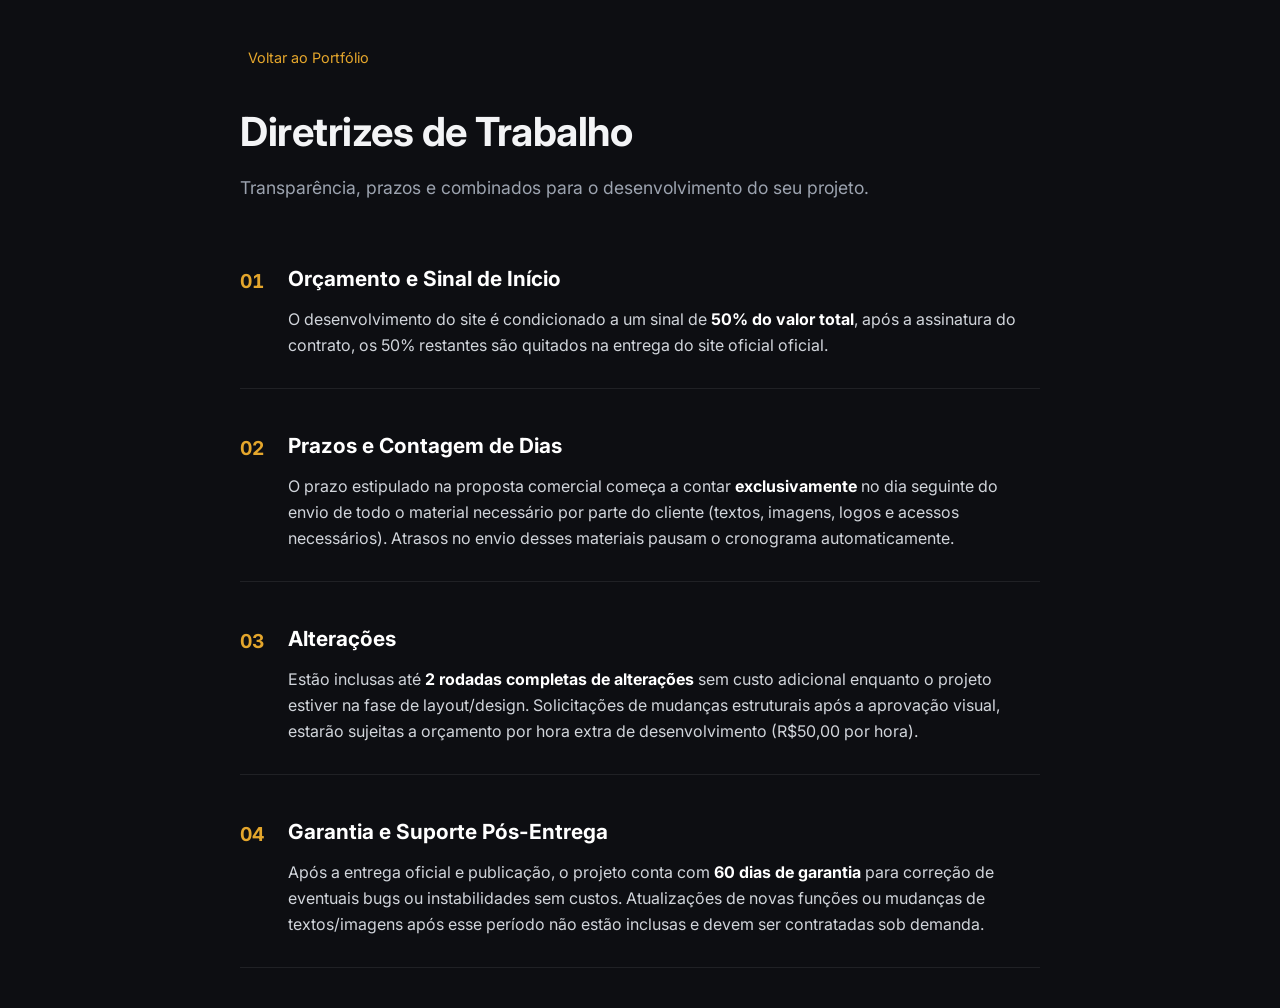
<file: pages/termos.html>
<!DOCTYPE html>
<html lang="pt-BR">

<head>
    <meta charset="UTF-8">
    <meta name="viewport" content="width=device-width, initial-scale=1.0">
    <title>Termos de Alinhamento & Processo de Trabalho</title>
    
    <link rel="preconnect" href="https://fonts.googleapis.com">
    <link rel="preconnect" href="https://fonts.gstatic.com" crossorigin>
    <link href="https://fonts.googleapis.com/css2?family=Inter:wght@400;700&display=swap" rel="stylesheet">
    <link rel="stylesheet" href="../estilo/termos.css">
</head>

<body>

    <main class="container-termos">
        <header class="topo-termos">
            <a href="../index.html" class="btn-voltar"><i class="fas fa-arrow-left"></i> Voltar ao Portfólio</a>
            <h1>Diretrizes de Trabalho</h1>
            <p>Transparência, prazos e combinados para o desenvolvimento do seu projeto.</p>
        </header>

        <section class="conteudo-termos">
            <div class="bloco-termo">
                <div class="prefixo-termo">01</div>
                <div class="texto-termo">
                    <h3>Orçamento e Sinal de Início</h3>
                    <p>O desenvolvimento do site é condicionado a um sinal de <strong>50% do valor total</strong>, após a assinatura do contrato, os 50% restantes são quitados na entrega do site oficial oficial.</p>
                </div>
            </div>

            <div class="bloco-termo">
                <div class="prefixo-termo">02</div>
                <div class="texto-termo">
                    <h3>Prazos e Contagem de Dias</h3>
                    <p>O prazo estipulado na proposta comercial começa a contar <strong>exclusivamente</strong> no dia seguinte do envio de todo o material necessário por parte do cliente (textos, imagens, logos e acessos necessários). Atrasos no envio desses materiais pausam o cronograma automaticamente.</p>
                </div>
            </div>

            <div class="bloco-termo">
                <div class="prefixo-termo">03</div>
                <div class="texto-termo">
                    <h3>Alterações</h3>
                    <p>Estão inclusas até <strong>2 rodadas completas de alterações</strong> sem custo adicional enquanto o projeto estiver na fase de layout/design. Solicitações de mudanças estruturais após a aprovação visual, estarão sujeitas a orçamento por hora extra de desenvolvimento (R$50,00 por hora).</p>
                </div>
            </div>

            <div class="bloco-termo">
                <div class="prefixo-termo">04</div>
                <div class="texto-termo">
                    <h3>Garantia e Suporte Pós-Entrega</h3>
                    <p>Após a entrega oficial e publicação, o projeto conta com <strong>60 dias de garantia</strong> para correção de eventuais bugs ou instabilidades sem custos. Atualizações de novas funções ou mudanças de textos/imagens após esse período não estão inclusas e devem ser contratadas sob demanda.</p>
                </div>
            </div>

        </section>
    </main>

</body>

</html>
</file>
<file: estilo/termos.css>
@charset "UTF-8";

* {
    margin: 0;
    padding: 0;
    box-sizing: border-box;
    font-family: 'Inter', sans-serif;
    /* Mude para a fonte do seu portfólio */
}

body {
    background-color: #0d0e12;
    /* Um tom dark limpo */
    color: #f3f4f6;
    line-height: 1.6;
    padding: 40px 20px;
}

.container-termos {
    max-width: 800px;
    margin: 0 auto;
}

.topo-termos {
    margin-bottom: 60px;
}

.btn-voltar {
    display: inline-flex;
    align-items: center;
    gap: 8px;
    color: #e4a62c;
    /* Cor de destaque/ouro */
    text-decoration: none;
    font-size: 0.9rem;
    margin-bottom: 30px;
    transition: transform 0.2s ease;
}

.btn-voltar:hover {
    transform: translateX(-4px);
}

.topo-termos h1 {
    font-size: 2.5rem;
    font-weight: 700;
    margin-bottom: 10px;
    letter-spacing: -0.5px;
}

.topo-termos p {
    color: #9ca3af;
    font-size: 1.1rem;
}

/* Lista de Termos Estilizada */
.conteudo-termos {
    display: flex;
    flex-direction: column;
    gap: 40px;
}

.bloco-termo {
    display: flex;
    gap: 24px;
    padding-bottom: 30px;
    border-bottom: 1px solid rgba(255, 255, 255, 0.08);
}

.prefixo-termo {
    font-size: 1.2rem;
    font-weight: 700;
    color: #e4a62c;
    /* Cor de destaque */
    font-variant-numeric: tabular-nums;
    padding-top: 4px;
}

.texto-termo h3 {
    font-size: 1.3rem;
    margin-bottom: 12px;
    color: #ffffff;
}

.texto-termo p {
    color: #d1d5db;
    font-size: 1rem;
}

.texto-termo strong {
    color: #ffffff;
}

/* Responsividade Básica para Celular */
@media (max-width: 600px) {
    .bloco-termo {
        flex-direction: column;
        gap: 8px;
    }

    .topo-termos h1 {
        font-size: 2rem;
    }
}
</file>
